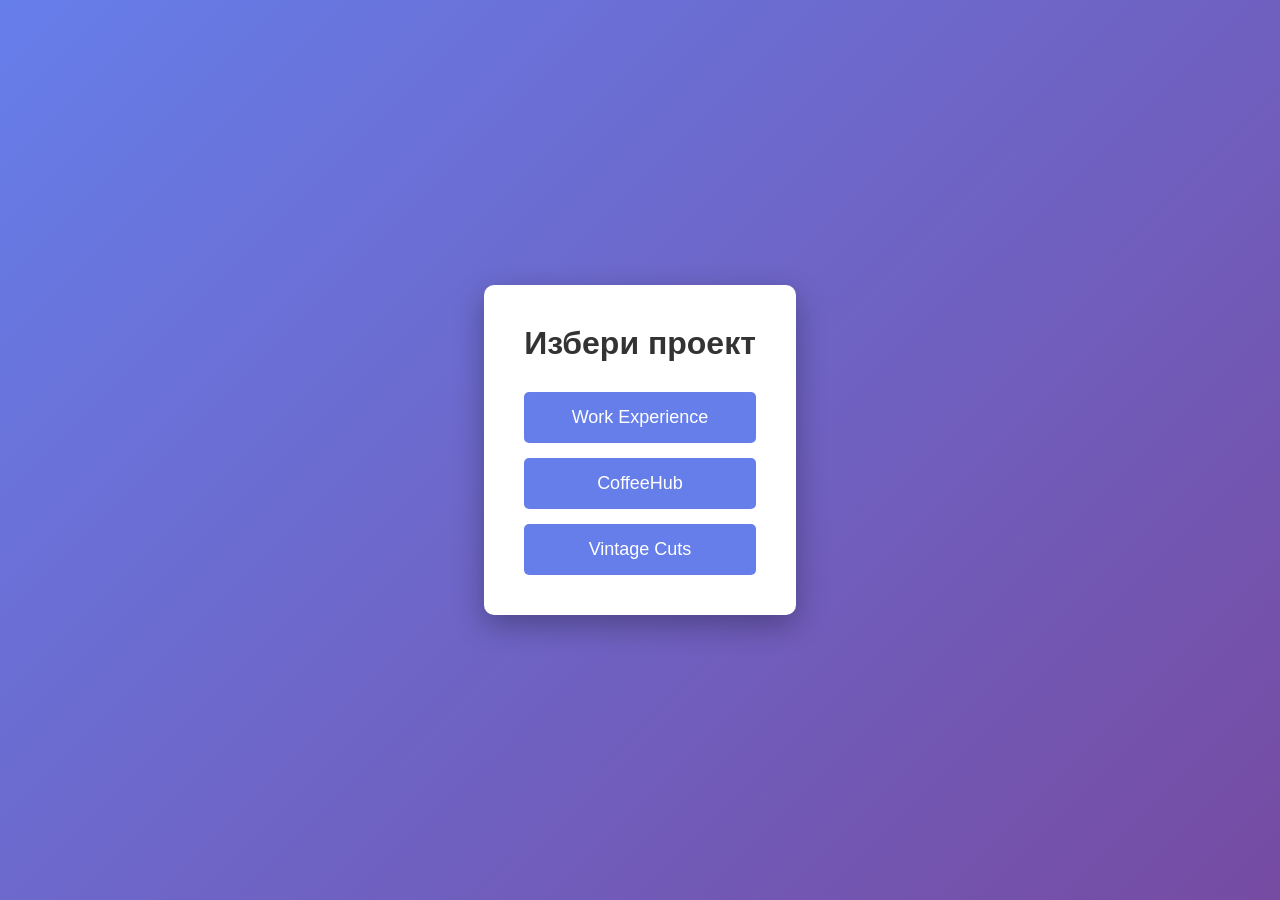
<file: index.html>
<!DOCTYPE html>
<html lang="bg">
<head>
    <meta charset="UTF-8">
    <meta name="viewport" content="width=device-width, initial-scale=1.0">
    <title>Начална страница</title>
    <style>
        * {
            margin: 0;
            padding: 0;
            box-sizing: border-box;
        }
        
        body {
            font-family: Arial, sans-serif;
            display: flex;
            justify-content: center;
            align-items: center;
            min-height: 100vh;
            background: linear-gradient(135deg, #667eea 0%, #764ba2 100%);
        }
        
        .container {
            background: white;
            padding: 40px;
            border-radius: 10px;
            box-shadow: 0 10px 30px rgba(0, 0, 0, 0.3);
            text-align: center;
        }
        
        h1 {
            margin-bottom: 30px;
            color: #333;
        }
        
        .links {
            display: flex;
            flex-direction: column;
            gap: 15px;
        }
        
        a {
            display: inline-block;
            padding: 15px 30px;
            background: #667eea;
            color: white;
            text-decoration: none;
            border-radius: 5px;
            transition: background 0.3s ease;
            font-size: 18px;
        }
        
        a:hover {
            background: #764ba2;
        }
    </style>
</head>
<body>
    <div class="container">
        <h1>Избери проект</h1>
        <div class="links">
            <a href="01-WorkExperience/index.html">Work Experience</a>
            <a href="02-CoffeeHub/index.html">CoffeeHub</a>
            <a href="03-Vintage-Cuts/index.html">Vintage Cuts</a>
        </div>
    </div>
</body>
</html>
</file>
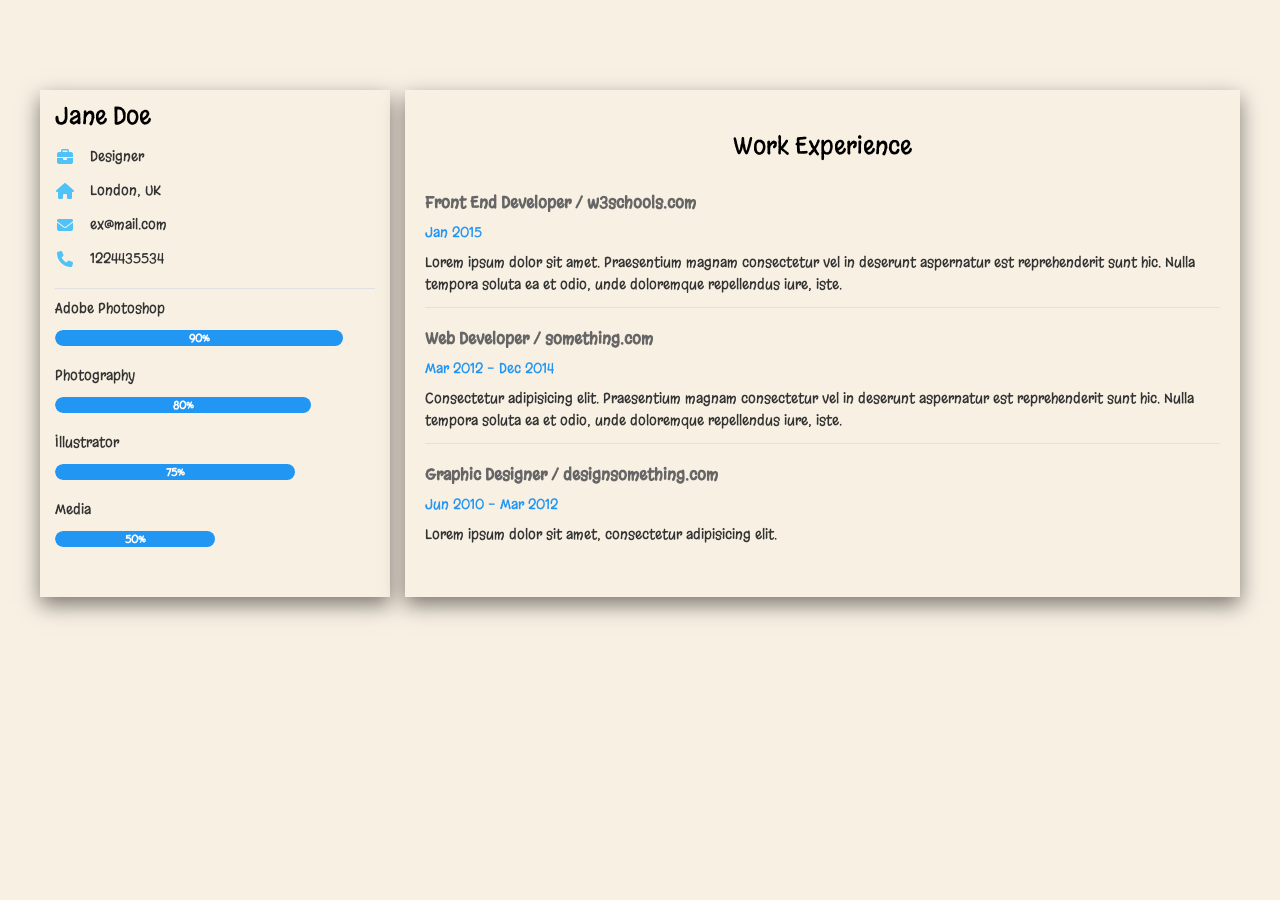
<file: 01-WorkExperience/index.html>
<!DOCTYPE html>
<html lang="en">
<head>
    <meta charset="UTF-8">
    <meta name="viewport" content="width=device-width, initial-scale=1.0">
    <title>Jane Doe - Resume</title>
    <link rel="preconnect" href="https://fonts.googleapis.com">
    <link rel="preconnect" href="https://fonts.gstatic.com" crossorigin>
    <link href="https://fonts.googleapis.com/css2?family=Margarine&display=swap" rel="stylesheet">
    <link rel="stylesheet" href="https://cdnjs.cloudflare.com/ajax/libs/font-awesome/6.4.0/css/all.min.css">
    <link rel="stylesheet" href="style.css">
</head>
<body>
    <div class="container">
        <div class="panel left-panel">
            <h2>Jane Doe</h2>
            
            <div class="contact-info">
                <div class="contact-item">
                    <i class="fas fa-briefcase"></i>
                    <span>Designer</span>
                </div>
                <div class="contact-item">
                    <i class="fas fa-house"></i>
                    <span>London, UK</span>
                </div>
                <div class="contact-item">
                    <i class="fas fa-envelope"></i>
                    <span>ex@mail.com</span>
                </div>
                <div class="contact-item">
                    <i class="fas fa-phone"></i>
                    <span>1224435534</span>
                </div>
            </div>

            <div class="separator"></div>

            <div class="skills">
                <div class="skill-item">
                    <div class="skill-name">Adobe Photoshop</div>
                    <div class="progress-bar-container">
                        <div class="progress-bar-fill" style="width: 90%;">90%</div>
                    </div>
                </div>
                <div class="skill-item">
                    <div class="skill-name">Photography</div>
                    <div class="progress-bar-container">
                        <div class="progress-bar-fill" style="width: 80%;">80%</div>
                    </div>
                </div>
                <div class="skill-item">
                    <div class="skill-name">Illustrator</div>
                    <div class="progress-bar-container">
                        <div class="progress-bar-fill" style="width: 75%;">75%</div>
                    </div>
                </div>
                <div class="skill-item">
                    <div class="skill-name">Media</div>
                    <div class="progress-bar-container">
                        <div class="progress-bar-fill" style="width: 50%;">50%</div>
                    </div>
                </div>
            </div>
        </div>

        <div class="panel right-panel">
            <h2>Work Experience</h2>
            
            <div class="work-experience">
                <div class="experience-item">
                    <div class="job-title">Front End Developer / w3schools.com</div>
                    <div class="job-date">Jan 2015</div>
                    <div class="job-description">
                        Lorem ipsum dolor sit amet. Praesentium magnam consectetur vel in deserunt aspernatur est reprehenderit sunt hic. Nulla tempora soluta ea et odio, unde doloremque repellendus iure, iste.
                    </div>
                </div>

                <div class="experience-item">
                    <div class="job-title">Web Developer / something.com</div>
                    <div class="job-date">Mar 2012 - Dec 2014</div>
                    <div class="job-description">
                        Consectetur adipisicing elit. Praesentium magnam consectetur vel in deserunt aspernatur est reprehenderit sunt hic. Nulla tempora soluta ea et odio, unde doloremque repellendus iure, iste.
                    </div>
                </div>

                <div class="experience-item">
                    <div class="job-title">Graphic Designer / designsomething.com</div>
                    <div class="job-date">Jun 2010 - Mar 2012</div>
                    <div class="job-description">
                        Lorem ipsum dolor sit amet, consectetur adipisicing elit.
                    </div>
                </div>
            </div>
        </div>
    </div>
</body>
</html>
</file>
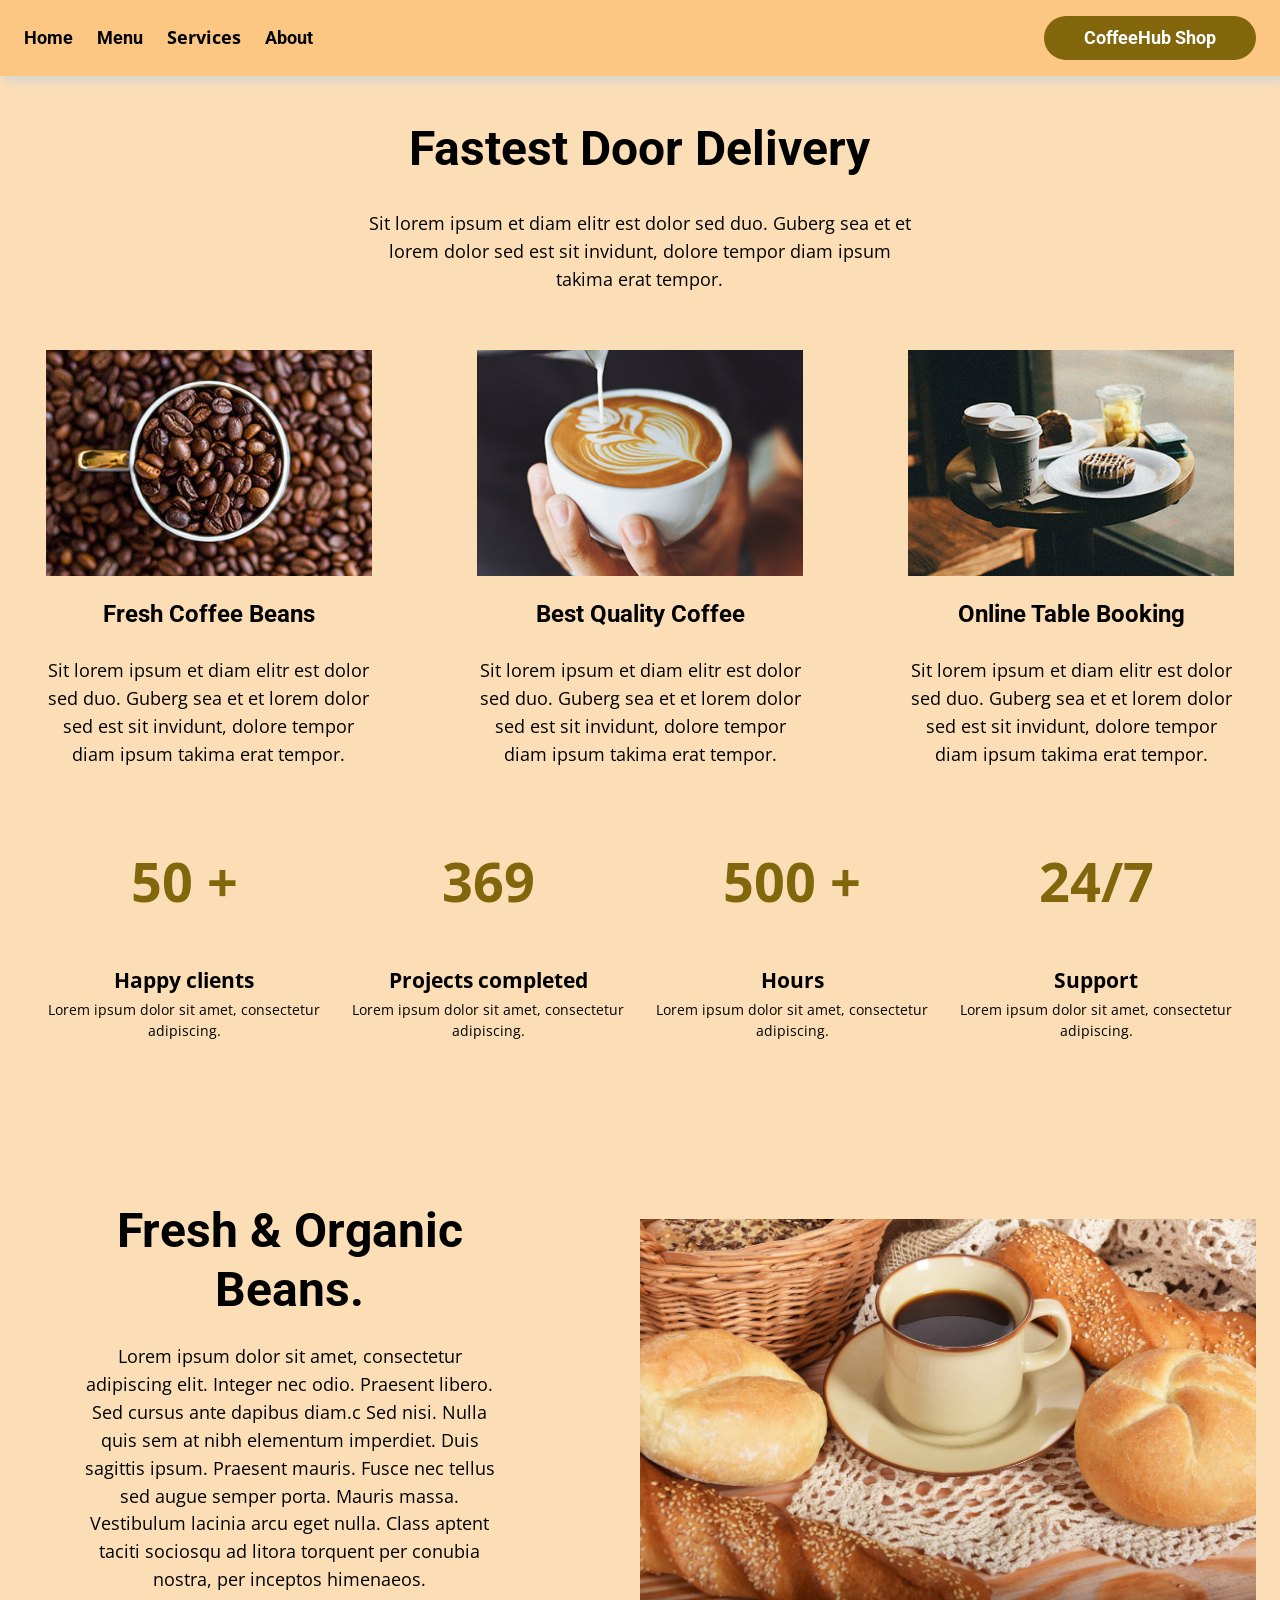
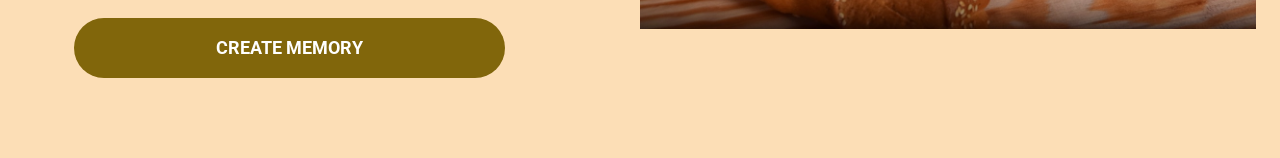
<file: 02-CoffeeHub/index.html>
<!DOCTYPE html>
<html lang="en">

<head>
  <title>CoffeeHub</title>
  <meta name="viewport" content="width=device-width, initial-scale=1.0" />
  <meta charset="utf-8" />
  <link rel="stylesheet" href="./style.css" />
  <link rel="stylesheet" href="./responsive.css" />
</head>

<body>
  <div>
    <div class="home-container">
      <div class="home-navbar-container">
        <div class="home-navbar">
          <div class="home-links-container">
            <a href="#" class="home-link Anchor">Home</a>
            <span class="home-link1 Anchor">Menu</span>
            <span class="home-link2">Services</span>
            <span class="home-link3 Anchor">About</span>
          </div>
          <div class="home-cta-container">
            <button class="home-cta-btn button Anchor">CoffeeHub Shop</button>
          </div>
        </div>
      </div>
      <div id="features" class="home-features">
        <div class="home-heading-container">
          <h2 class="home-text03 Section-Heading">Fastest Door Delivery</h2>
          <span class="home-text04 Section-Text">
            Sit lorem ipsum et diam elitr est dolor sed duo. Guberg sea et et lorem dolor sed est sit invidunt, dolore tempor diam ipsum takima erat tempor.
          </span>
        </div>
        <div class="home-cards-container">
          <div class="home-feature-card">
            <img alt="image"
              src="./images/fresh-coffee-beans.jpg"
              class="home-image2" />
            <span class="home-heading1 Card-Heading">Fresh Coffee Beans</span>
            <span class="home-text05 Card-Text">
              Sit lorem ipsum et diam elitr est dolor sed duo. Guberg sea et et lorem dolor sed est sit invidunt, dolore tempor diam ipsum takima erat tempor.
            </span>
          </div>
          <div class="home-feature-card1">
            <img alt="image"
              src="./images/best-quality-coffee.jpg"
              class="home-image3" />
            <span class="home-heading2 Card-Heading">Best Quality Coffee</span>
            <span class="home-text06 Card-Text">
              Sit lorem ipsum et diam elitr est dolor sed duo. Guberg sea et et lorem dolor sed est sit invidunt, dolore tempor diam ipsum takima erat tempor.
            </span>
          </div>
          <div class="home-feature-card2">
            <img alt="image"
              src="./images/online-table-booking.jpg"
              class="home-image4" />
            <span class="home-heading3 Card-Heading">Online Table Booking</span>
            <span class="home-text07 Card-Text">
              Sit lorem ipsum et diam elitr est dolor sed duo. Guberg sea et et lorem dolor sed est sit invidunt, dolore tempor diam ipsum takima erat tempor.
            </span>
          </div>
        </div>
      </div>
      <div class="home-stats">
        <div class="home-stat">
          <h1 class="home-text08">
            <span>50</span>
            <span>+</span>
          </h1>
          <span class="home-text11">Happy clients</span>
          <span class="home-text12">
            Lorem ipsum dolor sit amet, consectetur adipiscing.
          </span>
        </div>
        <div class="home-stat1">
          <h1 class="home-text13"><span>369</span></h1>
          <span class="home-text15">Projects completed</span>
          <span class="home-text16">
            Lorem ipsum dolor sit amet, consectetur adipiscing.
          </span>
        </div>
        <div class="home-stat2">
          <h1 class="home-text17">
            <span>500</span>
            <span>+</span>
          </h1>
          <span class="home-text20">Hours</span>
          <span class="home-text21">
            Lorem ipsum dolor sit amet, consectetur adipiscing.
          </span>
        </div>
        <div class="home-stat3">
          <h1 class="home-text22"><span>24/7</span></h1>
          <span class="home-text24">Support</span>
          <span class="home-text25">
            Lorem ipsum dolor sit amet, consectetur adipiscing.
          </span>
        </div>
      </div>
      <div class="home-hero">
        <div class="home-hero-text-container">
          <h1 class="home-heading">
            <span class="home-text">
              Fresh & Organic Beans.
            </span>
            <span class="Section-Heading"></span>
          </h1>
          <span class="home-text02 Section-Text">
            Lorem ipsum dolor sit amet, consectetur adipiscing elit. Integer
            nec odio. Praesent libero. Sed cursus ante dapibus diam.c Sed
            nisi. Nulla quis sem at nibh elementum imperdiet. Duis sagittis
            ipsum. Praesent mauris. Fusce nec tellus sed augue semper porta.
            Mauris massa. Vestibulum lacinia arcu eget nulla. Class aptent
            taciti sociosqu ad litora torquent per conubia nostra, per
            inceptos himenaeos.
          </span>
          <button class="home-cta-btn2 button Anchor">CREATE MEMORY</button>
        </div>
        <img alt="image"
          src="./images/coffee.jpg"
          class="home-image1" />
      </div>
    </div>
  </div>
</body>

</html>
</file>
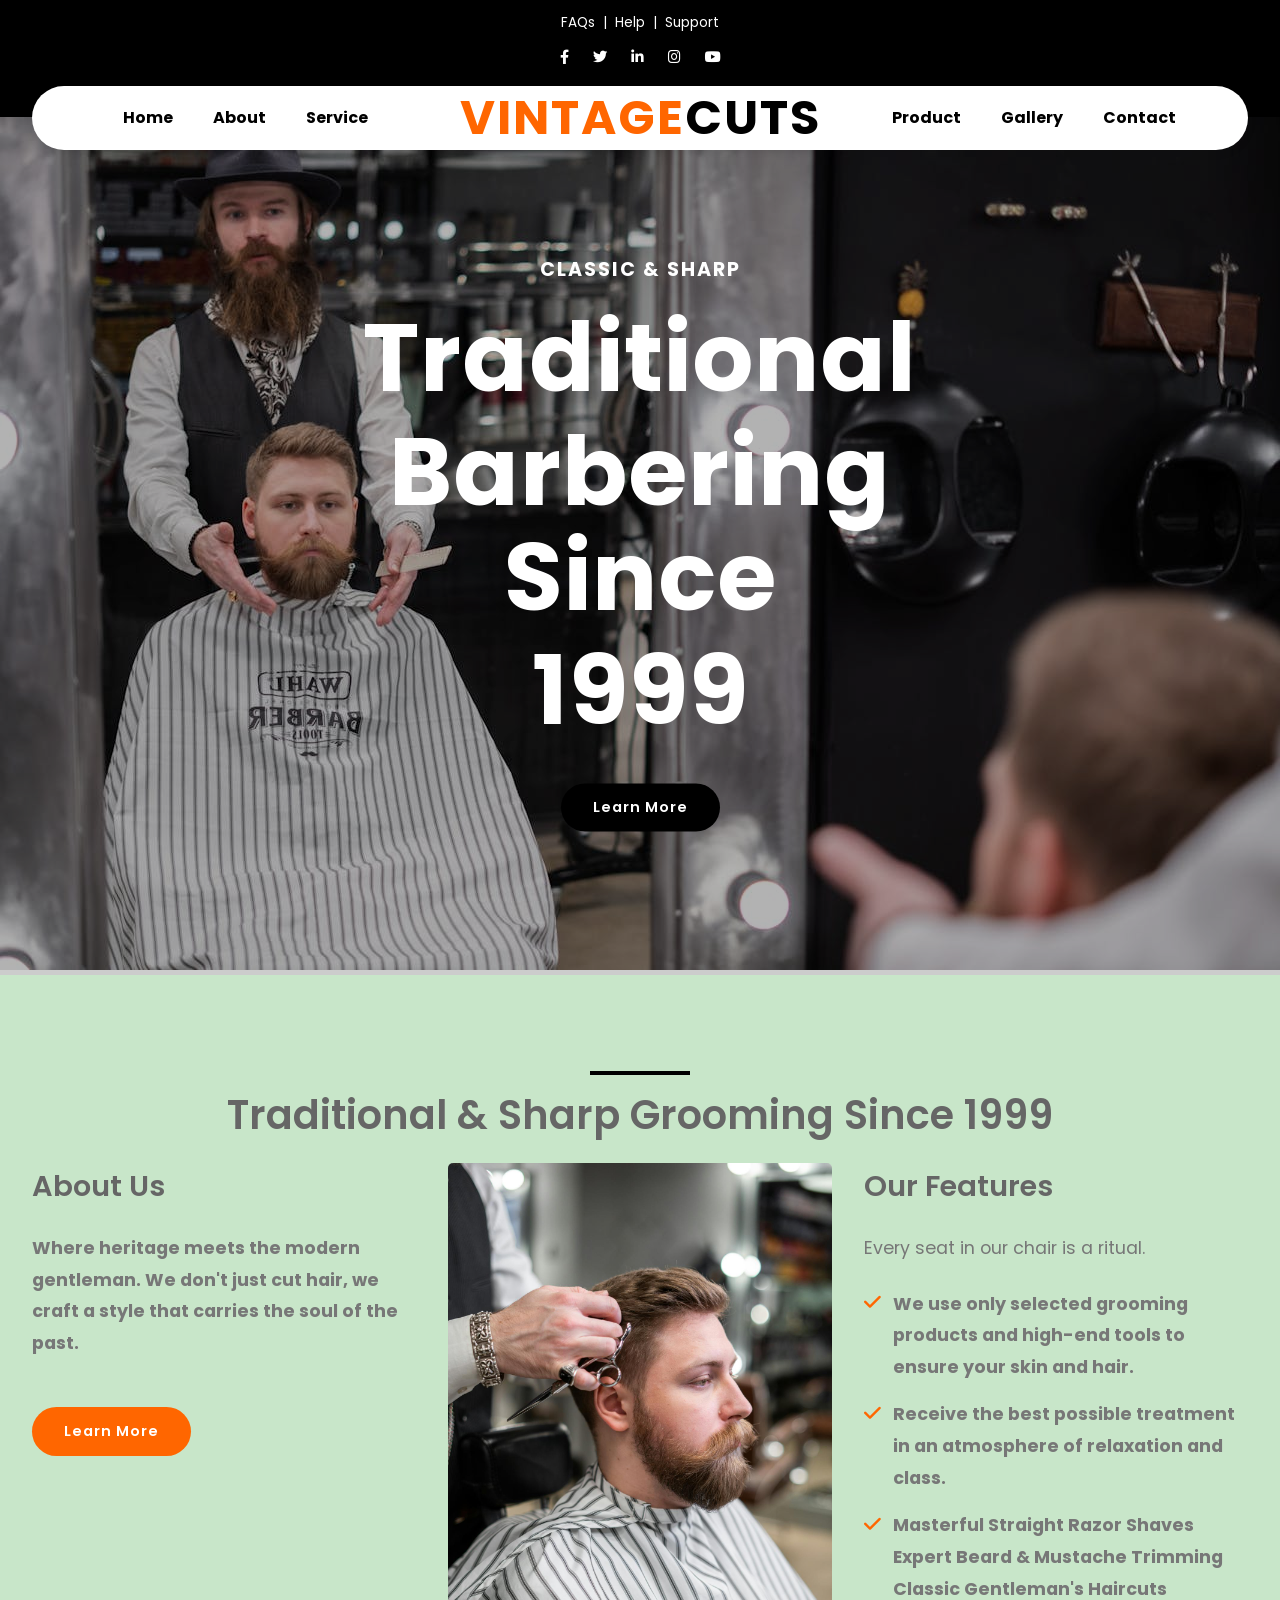
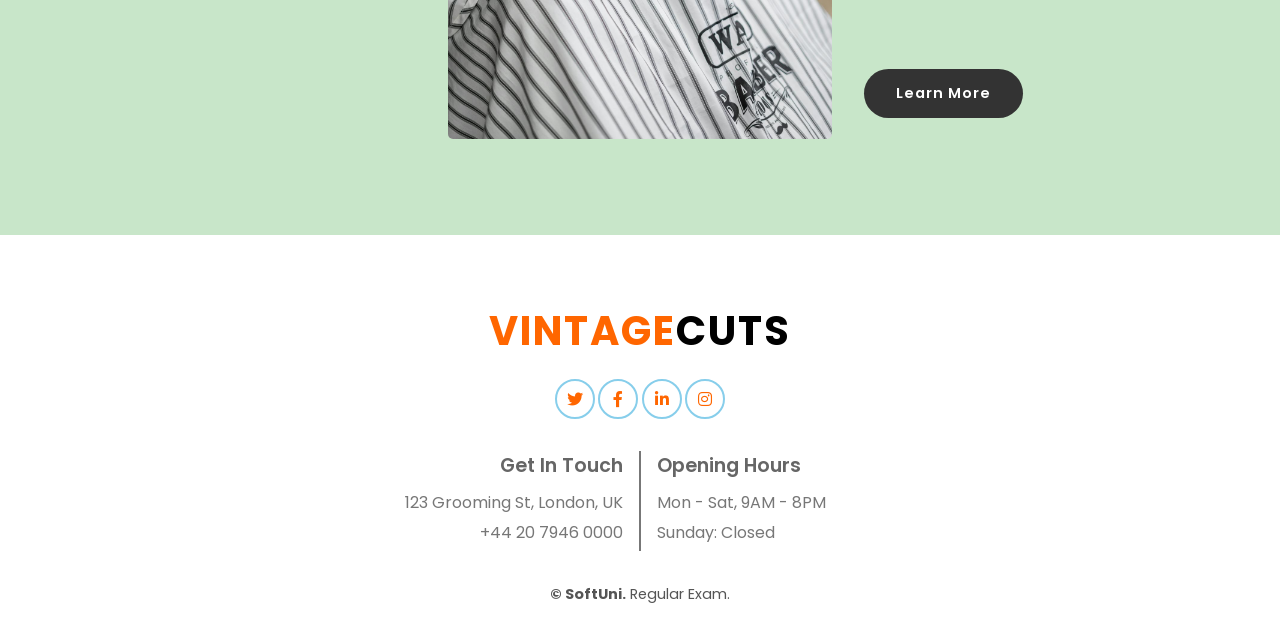
<file: 03-Vintage-Cuts/index.html>
<!DOCTYPE html>
<html lang="en">
<head>
    <meta charset="UTF-8">
    <meta name="viewport" content="width=device-width, initial-scale=1.0">
    <title>Vintage Cuts</title>
    <link rel="preconnect" href="https://fonts.googleapis.com">
    <link rel="preconnect" href="https://fonts.gstatic.com" crossorigin>
    <link href="https://fonts.googleapis.com/css2?family=Poppins:wght@400;500;600;700&display=swap" rel="stylesheet">
    <link rel="stylesheet" href="https://cdnjs.cloudflare.com/ajax/libs/font-awesome/6.0.0/css/all.min.css">
    <link rel="stylesheet" href="style.css">
</head>
<body>
    <div class="top-bar">
        <div class="top-bar-container">
            <div class="top-bar-links">
                <a href="#" class="top-link">FAQs</a>
                <span class="separator">|</span>
                <a href="#" class="top-link">Help</a>
                <span class="separator">|</span>
                <a href="#" class="top-link">Support</a>
            </div>
            <div class="top-bar-social">
                <a href="#" class="social-icon"><i class="fab fa-facebook-f"></i></a>
                <a href="#" class="social-icon"><i class="fab fa-twitter"></i></a>
                <a href="#" class="social-icon"><i class="fab fa-linkedin-in"></i></a>
                <a href="#" class="social-icon"><i class="fab fa-instagram"></i></a>
                <a href="#" class="social-icon"><i class="fab fa-youtube"></i></a>
            </div>
        </div>
    </div>

    <header class="header">
        <div class="header-container">
            <nav class="navbar">
                <div class="nav-left">
                    <a href="#" class="nav-link">Home</a>
                    <a href="#" class="nav-link">About</a>
                    <a href="#" class="nav-link">Service</a>
                </div>
                <div class="nav-center">
                    <a href="#" class="logo">
                        <span class="logo-vintage">VINTAGE</span><span class="logo-cuts">CUTS</span>
                    </a>
                </div>
                <div class="nav-right">
                    <a href="#" class="nav-link">Product</a>
                    <a href="#" class="nav-link">Gallery</a>
                    <a href="#" class="nav-link">Contact</a>
                </div>
            </nav>
        </div>
    </header>

    <section class="main">
        <div class="main-image">
            <img src="images/carousel-1.jpg" alt="Barbershop">
            <div class="main-content">
                <p class="main-small">CLASSIC & SHARP</p>
                <h1 class="main-title">Traditional</h1>
                <h1 class="main-title">Barbering Since</h1>
                <h1 class="main-title">1999</h1>
                <a href="#" class="btn btn-primary">Learn More</a>
            </div>
        </div>
    </section>

    <section class="about-features">
        <div class="section-header">
            <div class="title-overline"></div>
            <h2 class="section-main-title">Traditional & Sharp Grooming Since 1999</h2>
        </div>
        <div class="about-features-container">
            <div class="about-column">
                <h3 class="section-subtitle">About Us</h3>
                <p class="about-text">
                    Where heritage meets the modern gentleman. We don't just cut hair, we craft a style that carries the soul of the past.
                </p>
                <a href="#" class="btn btn-secondary">Learn More</a>
            </div>
            <div class="image-column">
                <div class="features-image">
                    <img src="images/about.jpg" alt="Barber Services">
                </div>
            </div>
            <div class="features-column">
                <h3 class="section-subtitle">Our Features</h3>
                <p class="features-intro">Every seat in our chair is a ritual.</p>
                <ul class="features-list">
                    <li class="feature-item">
                        <i class="fas fa-check checkmark"></i>
                        We use only selected grooming products and high-end tools to ensure your skin and hair.
                    </li>
                    <li class="feature-item">
                        <i class="fas fa-check checkmark"></i>
                        Receive the best possible treatment in an atmosphere of relaxation and class.
                    </li>
                    <li class="feature-item">
                        <i class="fas fa-check checkmark"></i>
                        Masterful Straight Razor Shaves Expert Beard & Mustache Trimming Classic Gentleman's Haircuts
                    </li>
                </ul>
                <a href="#" class="btn btn-dark">Learn More</a>
            </div>
        </div>
    </section>

    <footer class="footer">
        <div class="footer-container">
            <div class="footer-logo-section">
                <a href="#" class="footer-logo">
                    <span class="logo-vintage">VINTAGE</span><span class="logo-cuts">CUTS</span>
                </a>
                <div class="footer-social">
                    <a href="#" class="footer-social-icon"><i class="fab fa-twitter"></i></a>
                    <a href="#" class="footer-social-icon"><i class="fab fa-facebook-f"></i></a>
                    <a href="#" class="footer-social-icon"><i class="fab fa-linkedin-in"></i></a>
                    <a href="#" class="footer-social-icon"><i class="fab fa-instagram"></i></a>
                </div>
            </div>
            <div class="footer-content">
                <div class="footer-section">
                    <h4 class="footer-title">Get In Touch</h4>
                    <p class="footer-text">123 Grooming St, London, UK</p>
                    <p class="footer-text">+44 20 7946 0000</p>
                </div>
                <div class="footer-divider"></div>
                <div class="footer-section">
                    <h4 class="footer-title">Opening Hours</h4>
                    <p class="footer-text">Mon - Sat, 9AM - 8PM</p>
                    <p class="footer-text">Sunday: Closed</p>
                </div>
            </div>
        </div>
        <div class="footer-bottom">
            <p><span class="footer-copyright-bold">&copy; SoftUni.</span> <span class="footer-copyright-normal">Regular Exam.</span></p>
        </div>
    </footer>
</body>
</html>
</file>
<file: 01-WorkExperience/style.css>
* {
    margin: 0;
    padding: 0;
    box-sizing: border-box;
}

body {
    font-family: Arial, Helvetica, sans-serif;
    background-color: #f8f0e3;
    padding: 10vh 20px 40px 20px;
    min-height: 100vh;
    display: flex;
    align-items: flex-start;
    justify-content: center;
}

h2 {
    font-family: 'Margarine', cursive;
    color: #000;
    font-weight: normal;
    margin-bottom: 30px;
}

.container {
    max-width: 1200px;
    margin: 0 auto;
    display: flex;
    gap: 15px;
    justify-content: center;
    flex-wrap: wrap;
}

.panel {
    background-color: #f8f0e3;
    border-radius: 0;
    box-shadow: 0 8px 20px rgba(0, 0, 0, 0.5);
}

.left-panel {
    width: 350px;
    flex-shrink: 0;
    padding: 10px 15px 30px 15px;
}

.right-panel {
    flex: 1;
    min-width: 400px;
    padding: 40px 20px;
}

.left-panel h2 {
    margin-top: 0;
    margin-bottom: 15px;
    text-align: left;
}

.right-panel h2 {
    text-align: center;
}

.contact-info {
    margin-bottom: 0;
}

.contact-item {
    display: flex;
    align-items: center;
    margin-bottom: 15px;
    color: #333;
    font-size: 14px;
    font-family: 'Margarine', cursive;
}

.contact-item i {
    width: 20px;
    margin-right: 15px;
    color: #4FC3F7;
    font-size: 16px;
    display: inline-block;
    flex-shrink: 0;
    text-align: center;
}

.separator {
    height: 1px;
    background-color: #e0e0e0;
    margin: 20px 0 10px 0;
}

.skills {
    margin-top: 0;
}

.skill-item {
    margin-bottom: 20px;
}

.skill-name {
    color: #333;
    font-size: 14px;
    margin-bottom: 12px;
    font-family: 'Margarine', cursive;
}

.progress-bar-container {
    background-color: transparent;
    border-radius: 15px;
    height: 16px;
    position: relative;
    overflow: hidden;
}

.progress-bar-fill {
    background-color: #2196F3;
    height: 100%;
    border-radius: 15px;
    display: flex;
    align-items: center;
    justify-content: center;
    color: white;
    font-size: 11px;
    font-weight: bold;
    min-width: fit-content;
    font-family: 'Margarine', cursive;
}

.work-experience {
    margin-top: 0;
}

.experience-item {
    margin-bottom: 20px;
    padding-bottom: 10px;
    border-bottom: 1px solid #e0e0e0;
    text-align: left;
}

.experience-item:last-child {
    border-bottom: none;
    margin-bottom: 0;
    padding-bottom: 0;
}

.job-title {
    color: #666;
    font-size: 16px;
    font-weight: bold;
    margin-bottom: 10px;
    text-align: left;
    font-family: 'Margarine', cursive;
}

.job-date {
    color: #2196F3;
    font-size: 14px;
    margin-bottom: 10px;
    text-align: left;
    font-family: 'Margarine', cursive;
}

.job-description {
    color: #333;
    font-size: 14px;
    line-height: 1.6;
    text-align: left;
    font-family: 'Margarine', cursive;
    margin-bottom: 0;
}
</file>
<file: 02-CoffeeHub/style.css>
@import url(https://fonts.googleapis.com/css2?family=Open+Sans:ital,wght@0,300;0,400;0,600;0,700;0,800;1,300;1,400;1,600;1,700;1,800&amp;display=swap);
@import url(https://fonts.googleapis.com/css2?family=Roboto:ital,wght@0,100;0,300;0,400;0,500;0,700;0,900;1,100;1,300;1,400;1,500;1,700;1,900&amp;display=swap);

html {
  line-height: 1.15;
  font-family: Open Sans;
  font-size: 18px;
}

body {
  font-weight: 400;
  font-style: normal;
  text-decoration: none;
  text-transform: none;
  letter-spacing: normal;
  line-height: 1.55;
  color: #000000;
  background-color: #f890084b;
  margin: 0;
}

* {
  box-sizing: border-box;
  border-width: 0;
  border-style: solid;
}

a {
  color: black;
}

.Content {
  font-size: 16px;
  font-family: Arial;
  font-weight: 400;
  line-height: 1.55;
  text-transform: none;
  text-decoration: none;
}

.Card-Heading {
  font-size: 24px;
  font-style: normal;
  font-family: Roboto;
  font-weight: 700;
  line-height: 1.55;
  text-transform: none;
  text-decoration: none;
}

.Anchor {
  font-size: 18px;
  font-style: normal;
  font-family: Roboto;
  font-weight: 700;
  line-height: 1.55;
  text-transform: capitalize;
  text-decoration: none;
}

.Section-Heading {
  font-size: 48px;
  font-family: Roboto;
  font-weight: 700;
  line-height: 1.22;
  text-transform: none;
  text-decoration: none;
}

.home-container {
  width: 100%;
  height: auto;
  display: flex;
  min-height: 100vh;
  align-items: center;
  flex-direction: column;
}

.home-navbar-container {
  top: 0;
  width: 100%;
  display: flex;
  z-index: 100;
  box-shadow: 5px 5px 10px 0px #d4d4d4;
  align-items: center;
  flex-direction: column;
  justify-content: center;
  background-color: #f890084b;
}

.home-navbar {
  width: 100%;
  display: flex;
  position: relative;
  max-width: 1414px;
  align-items: center;
  padding-top: 16px;
  padding-left: 24px;
  padding-right: 24px;
  flex-direction: row;
  padding-bottom: 16px;
  justify-content: space-between;
}

.home-links-container {
  display: flex;
  align-items: flex-start;
  flex-direction: row;
}

.home-link,
.home-link1,
.home-link2 {
  font-weight: bold;
  margin-right: 24px;
  text-decoration: none;
}

.home-link3 {
  text-decoration: none;
}

.home-cta-container {
  display: flex;
  align-items: center;
  flex-direction: row;
  justify-content: space-between;
}

.home-cta-btn {
  color: #ffffff;
  padding-top: 8px;
  padding-left: 40px;
  border-radius: 34px;
  padding-right: 40px;
  padding-bottom: 8px;
  background-color: #81660b;
  border-top-width: 0px;
  border-left-width: 0px;
  border-right-width: 0px;
  border-bottom-width: 0px;
}

.home-image {
  width: 50px;
  object-fit: cover;
}

.home-hero {
  width: 100%;
  display: flex;
  max-width: 1414px;
  margin-top: 40px;
  align-items: center;
  padding-top: 40px;
  padding-left: 24px;
  margin-bottom: 40px;
  padding-right: 24px;
  flex-direction: row;
  padding-bottom: 40px;
  justify-content: space-between;
}

.home-hero-text-container {
  width: 35%;
  display: flex;
  align-items: flex-start;
  margin-left: 50px;
  flex-direction: column;
}

.home-heading {
  font-size: 48px;
  text-align: center;
  font-family: Roboto;
  font-weight: 700;
  line-height: 1.22;
  margin-bottom: 24px;
  text-transform: none;
  text-decoration: none;
}

.home-text {
  color: #000000;
}

.home-text02 {
  color: black;
  text-align: center;
  margin-bottom: 24px;
}

.home-cta-btn2 {
  color: #ffffff;
  align-self: stretch;
  text-align: center;
  padding-top: 16px;
  border-width: 0px;
  border-radius: 34px;
  padding-bottom: 16px;
  background-color: #81660b;
}

.home-image1 {
  width: 50%;
  object-fit: contain;
}

.home-features {
  width: 100%;
  height: 680px;
  display: flex;
  max-width: 1414px;
  align-items: center;
  padding-top: 4px;
  padding-left: 24px;
  padding-right: 24px;
  flex-direction: column;
}

.home-heading-container {
  width: 45%;
  display: flex;
  align-items: center;
  margin-bottom: 40px;
  flex-direction: column;
}

.home-text03 {
  text-align: center;
  margin-bottom: 32px;
}

.home-text04,
.home-text05,
.home-text06,
.home-text07 {
  color: black;
  text-align: center;
}

.home-cards-container {
  width: 100%;
  display: flex;
  flex-wrap: wrap;
  align-items: flex-start;
  flex-direction: row;
  justify-content: space-between;
}

.home-feature-card {
  width: 30%;
  display: flex;
  position: relative;
  align-self: flex-start;
  align-items: center;
  padding-top: 16px;
  padding-left: 16px;
  padding-right: 16px;
  flex-direction: column;
  padding-bottom: 16px;
}

.home-image2,
.home-image3,
.home-image4 {
  width: 326px;
  height: 226px;
  object-fit: cover;
  margin-bottom: 20px;
}

.home-heading1,
.home-heading2,
.home-heading3 {
  margin-bottom: 24px;
}

.home-feature-card1,
.home-feature-card2 {
  width: 30%;
  display: flex;
  align-items: center;
  padding-top: 16px;
  padding-left: 16px;
  padding-right: 16px;
  flex-direction: column;
  padding-bottom: 16px;
}

.home-stats {
  width: 100%;
  display: grid;
  padding: 48px;
  grid-gap: 32px;
  max-width: 1400px;
  grid-template-columns: 1fr 1fr 1fr 1fr;
}

.home-stat,
.home-stat1,
.home-stat2,
.home-stat3 {
  display: flex;
  align-items: center;
  flex-direction: column;
}

.home-text08,
.home-text13,
.home-text17,
.home-text22 {
  color: #81660b;
  font-size: 3rem;
}

.home-text11,
.home-text15,
.home-text20,
.home-text24 {
  font-size: 1.15rem;
  margin-top: 4px;
  text-align: center;
  font-weight: bold;
}

.home-text12,
.home-text16,
.home-text21,
.home-text25 {
  color: black;
  font-size: 0.75rem;
  margin-top: 4px;
  text-align: center;
}

.home-icon10,
.home-icon12,
.home-icon14,
.home-icon16 {
  width: 16px;
  height: 16px;
  margin-right: 32px;
}

.home-icon18 {
  width: 16px;
  height: 16px;
}
</file>
<file: 02-CoffeeHub/responsive.css>
@media screen and (max-width: 600px) {
  
  .home-navbar {
    flex-direction: row;
    align-items: center;
    justify-content: space-between;
    padding-top: 12px;
    padding-bottom: 12px;
    padding-left: 16px;
    padding-right: 16px;
    flex-wrap: wrap;
    gap: 8px;
  }

  .home-links-container {
    flex-direction: row;
    flex-wrap: wrap;
    gap: 8px;
    justify-content: flex-end;
    align-items: center;
    flex: 1;
    margin-right: 40px;
  }

  .home-link,
  .home-link1,
  .home-link2,
  .home-link3 {
    margin-right: 8px;
    margin-bottom: 0;
    display: inline-block;
    font-size: 14px;
  }

  .home-cta-container {
    width: auto;
    display: flex;
    justify-content: flex-end;
    align-items: center;
  }

  .home-cta-btn {
    width: auto;
    padding-left: 16px;
    padding-right: 16px;
    font-size: 14px;
    white-space: nowrap;
  }

  .home-hero {
    flex-direction: column;
    padding-top: 24px;
    padding-bottom: 24px;
    padding-left: 16px;
    padding-right: 16px;
    margin-top: 20px;
    margin-bottom: 20px;
  }

  .home-hero-text-container {
    width: 100%;
    margin-left: 0;
    margin-bottom: 24px;
    align-items: center;
  }

  .home-heading {
    font-size: 32px;
    text-align: left;
  }

  .home-text02 {
    text-align: center;
  }

  .home-image1 {
    width: 100%;
    aspect-ratio: 16 / 9;
    object-fit: cover;
    margin: 0 auto;
    display: block;
    order: -1;
  }

  .home-features {
    height: auto;
    padding-top: 24px;
    padding-bottom: 24px;
    padding-left: 16px;
    padding-right: 16px;
  }

  .home-heading-container {
    width: 100%;
    margin-bottom: 24px;
  }

  .home-text03 {
    margin-bottom: 16px;
  }

  .home-cards-container {
    flex-direction: column;
    align-items: center;
  }

  .home-feature-card,
  .home-feature-card1,
  .home-feature-card2 {
    width: 100%;
    margin-bottom: 24px;
  }

  .home-image2,
  .home-image3,
  .home-image4 {
    width: 100%;
    max-width: 350px;
    aspect-ratio: 16 / 9;
    object-fit: cover;
    margin: 0 auto 16px auto;
    display: block;
  }

  .home-stats {
    grid-template-columns: 1fr;
    padding: 24px;
    grid-gap: 24px;
  }

  .home-text08,
  .home-text13,
  .home-text17,
  .home-text22 {
    font-size: 2.5rem;
  }

  .home-cta-btn2 {
    align-self: center;
    width: auto;
    padding-left: 32px;
    padding-right: 32px;
  }
}
</file>
<file: 03-Vintage-Cuts/style.css>
* {
    margin: 0;
    padding: 0;
    box-sizing: border-box;
}

body {
    font-family: 'Poppins', sans-serif;
    line-height: 1.6;
    color: #333;
    overflow-x: hidden;
}

.top-bar {
    background-color: #000;
    padding: 0.75rem 0 3rem 0;
    margin: 0;
}

.top-bar-container {
    max-width: 1400px;
    margin: 0 auto;
    padding: 0 2rem;
    display: flex;
    flex-direction: column;
    align-items: center;
    gap: 0.75rem;
}

.top-bar-links {
    display: flex;
    align-items: center;
    gap: 0.5rem;
    justify-content: center;
}

.top-link {
    color: #fff;
    text-decoration: none;
    font-size: 0.85rem;
    font-weight: 400;
    transition: color 0.3s ease;
}

.top-link:hover {
    color: #FF6600;
}

.separator {
    color: #fff;
    font-size: 0.85rem;
}

.top-bar-social {
    display: flex;
    gap: 1.5rem;
    justify-content: center;
}

.social-icon {
    color: #fff;
    text-decoration: none;
    font-size: 0.9rem;
    transition: color 0.3s ease;
}

.social-icon:hover {
    color: #FF6600;
}

.header {
    background-color: transparent;
    margin: 0;
    padding: 1rem 2rem;
    position: absolute;
    top:70px;
    left: 0;
    right: 0;
    z-index: 100;
    width: 100%;
}

.header-container {
    max-width: 1400px;
    margin: 0 auto;
    background-color: #fff;
    border-radius: 50px;
    box-shadow: 0 2px 10px rgba(0, 0, 0, 0.1);
}

.navbar {
    padding: 0.5rem 0;
    display: flex;
    justify-content: space-between;
    align-items: center;
}

.nav-left {
    flex: 1;
    display: flex;
    gap: 2.5rem;
    justify-content: center;
}

.nav-right {
    flex: 1;
    display: flex;
    gap: 2.5rem;
    justify-content: center;
}

.nav-center {
    flex: 0 0 auto;
    display: flex;
    justify-content: center;
}

.nav-link {
    text-decoration: none;
    color: #000;
    font-weight: 700;
    font-size: 1rem;
    transition: color 0.3s ease;
}

.nav-link:hover {
    color: #FF6600;
}

.logo {
    text-decoration: none;
    font-size: 3rem;
    font-weight: 700;
    letter-spacing: 2px;
    white-space: nowrap;
    line-height: 1;
}

.logo-vintage {
    color: #FF6600;
}

.logo-cuts {
    color: #000;
    margin-left: 0;
}

.main {
    position: relative;
    margin-top: 0;
    border-bottom: 5px solid #ccc;
}

.main-image {
    width: 100%;
    height: auto;
    position: relative;
    display: block;
}

.main-image::after {
    content: '';
    position: absolute;
    top: 0;
    left: 0;
    width: 100%;
    height: 100%;
    background-color: rgba(0, 0, 0, 0.3);
    z-index: 1;
}

.main-image img {
    width: 100%;
    height: auto;
    display: block;
}

.main-content {
    position: absolute;
    top: 50%;
    left: 50%;
    transform: translate(-50%, -50%);
    padding: 0 2rem;
    color: #fff;
    z-index: 2;
    text-align: center;
}

.main-small {
    font-size: 1.2rem;
    font-weight: 700;
    color: #fff;
    text-transform: uppercase;
    letter-spacing: 2px;
    margin-bottom: 1.2rem;
}

.main-title {
    font-size: 6rem;
    font-weight: 700;
    line-height: 1.1;
    margin-bottom: 0.5rem;
    letter-spacing: 1px;
}

.btn {
    display: inline-block;
    padding: 0.8rem 2rem;
    text-decoration: none;
    border-radius: 50px;
    font-weight: 600;
    transition: all 0.3s ease;
    letter-spacing: 1px;
    font-size: 0.9rem;
    margin-top: 2rem;
}

.btn-primary {
    background-color: #000;
    color: #fff;
    border: none;
}

.btn-primary:hover {
    background-color: #555;
    transform: translateY(-2px);
    box-shadow: 0 5px 15px rgba(0, 0, 0, 0.3);
}

.btn-secondary {
    background-color: #FF6600;
    color: #fff;
    border: none;
}

.btn-secondary:hover {
    background-color: #e55a00;
    transform: translateY(-2px);
    box-shadow: 0 5px 15px rgba(255, 102, 0, 0.4);
}

.btn-dark {
    background-color: #333;
    color: #fff;
    border: none;
}

.btn-dark:hover {
    background-color: #555;
    transform: translateY(-2px);
    box-shadow: 0 5px 15px rgba(0, 0, 0, 0.3);
}

.about-features {
    padding: 6rem 2rem 2rem 2rem;
    background-color: #c8e6c9;
}

.section-header {
    text-align: center;
    margin-bottom: -2rem;
}

.section-main-title {
    font-size: 2.5rem;
    font-weight: 600;
    color: #666;
    margin-bottom: 1rem;
    position: relative;
    display: inline-block;
}

.title-overline {
    width: 100px;
    height: 4px;
    background-color: #000;
    margin: 0 auto 0.5rem;
}

.about-features-container {
    max-width: 1400px;
    margin: 0 auto;
    display: grid;
    grid-template-columns: 1fr 1fr 1fr;
    gap: 2rem;
    align-items: start;
}

.about-column {
    padding: 2rem 0;
}

.section-subtitle {
    font-size: 1.8rem;
    font-weight: 600;
    color: #666;
    margin-bottom: 1.5rem;
}

.about-text {
    font-size: 1.1rem;
    line-height: 1.8;
    color: #777;
    font-weight: 700;
    margin-bottom: 1rem;
}

.image-column {
    padding: 2rem 0;
}

.features-column {
    padding: 2rem 0;
}

.features-image {
    width: 100%;
    height: auto;
    overflow: hidden;
    border-radius: 5px;
    margin-bottom: 2rem;
}

.features-image img {
    width: 100%;
    height: auto;
    display: block;
    object-fit: contain;
}

.features-intro {
    font-size: 1.1rem;
    line-height: 1.8;
    color: #777;
    margin-bottom: 1.5rem;
}

.features-list {
    list-style: none;
    margin-bottom: 2rem;
}

.feature-item {
    font-size: 1.1rem;
    line-height: 1.8;
    color: #777;
    font-weight: 700;
    margin-bottom: 1rem;
    display: flex;
    align-items: flex-start;
    gap: 0.75rem;
}

.checkmark {
    color: #FF6600;
    font-weight: 700;
    font-size: 1.2rem;
    flex-shrink: 0;
    margin-top: 0.2rem;
}

.footer {
    background-color: #fff;
    padding: 4rem 2rem 2rem;
}

.footer-container {
    max-width: 1400px;
    margin: 0 auto;
    display: flex;
    flex-direction: column;
    align-items: center;
    gap: 2rem;
    margin-bottom: 2rem;
}

.footer-logo-section {
    text-align: center;
}

.footer-logo {
    text-decoration: none;
    font-size: 2.5rem;
    font-weight: 700;
    letter-spacing: 2px;
    margin-bottom: 1rem;
    display: inline-block;
}

.footer-social {
    display: flex;
    justify-content: center;
    gap: 0.2rem;
}

.footer-social-icon {
    width: 40px;
    height: 40px;
    border-radius: 50%;
    border: 2px solid #87CEEB;
    display: flex;
    align-items: center;
    justify-content: center;
    color: #FF6600;
    text-decoration: none;
    transition: all 0.3s ease;
}

.footer-social-icon:hover {
    background-color: #FF6600;
    color: #fff;
}

.footer-content {
    display: flex;
    justify-content: center;
    align-items: flex-start;
    gap: 1rem;
    width: 100%;
    max-width: 600px;
    margin: 0 auto;
}

.footer-divider {
    width: 2px;
    height: 100px;
    background-color: #777;
}

.footer-section {
    flex: 1;
    text-align: center;
}

.footer-section:first-child {
    text-align: right;
}

.footer-section:last-child {
    text-align: left;
}

.footer-title {
    font-size: 1.2rem;
    font-weight: 600;
    margin-bottom: 0.5rem;
    color: #666;
}

.footer-text {
    font-size: 1rem;
    line-height: 1.6;
    color: #777;
    margin-bottom: 0.3rem;
}

.footer-bottom {
    max-width: 1400px;
    margin: 0 auto;
    text-align: center;
}

.footer-bottom p {
    color: #555;
    font-size: 0.9rem;
}

.footer-copyright-bold {
    font-weight: 700;
}

.footer-copyright-normal {
    font-weight: 400;
}
</file>
